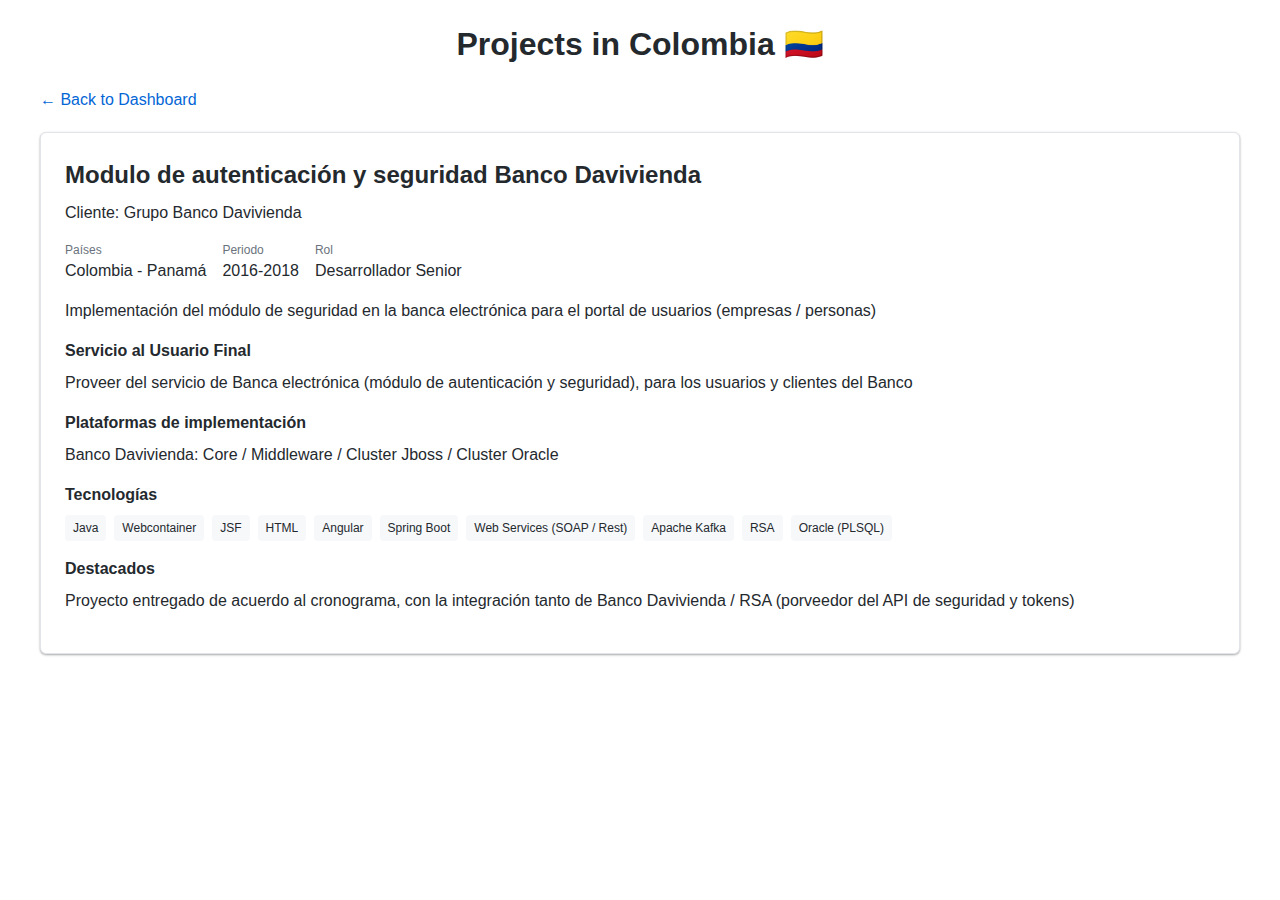
<file: colombia.html>
<!DOCTYPE html>
<html lang="en">
<head>
    <meta charset="UTF-8">
    <meta name="viewport" content="width=device-width, initial-scale=1.0">
    <title>Colombia Projects - Portfolio Dashboard</title>
    <style>
        :root {
            --color-bg: #ffffff;
            --color-text: #24292e;
            --color-primary: #0366d6;
            --color-secondary: #6a737d;
            --color-border: #e1e4e8;
            --color-hover: #f6f8fa;
            --color-active: #0366d6;
            --color-active-text: #ffffff;
            --color-success: #2ea44f;
            --color-danger: #cb2431;
            --color-warning: #f9c513;
            --border-radius: 6px;
            --box-shadow: 0 1px 3px rgba(0, 0, 0, 0.12), 0 1px 2px rgba(0, 0, 0, 0.24);
        }

        * {
            margin: 0;
            padding: 0;
            box-sizing: border-box;
        }

        body {
            font-family: -apple-system, BlinkMacSystemFont, "Segoe UI", Helvetica, Arial, sans-serif;
            color: var(--color-text);
            background-color: var(--color-bg);
            line-height: 1.5;
            padding: 20px;
        }

        .container {
            max-width: 1200px;
            margin: 0 auto;
        }

        h1 {
            margin-bottom: 20px;
            text-align: center;
        }

        .back-link {
            display: inline-flex;
            align-items: center;
            margin-bottom: 20px;
            color: var(--color-primary);
            text-decoration: none;
        }

        .back-link:hover {
            text-decoration: underline;
        }

        .project-card {
            background-color: white;
            border: 1px solid var(--color-border);
            border-radius: var(--border-radius);
            padding: 24px;
            margin-bottom: 24px;
            box-shadow: var(--box-shadow);
        }
        
        .project-header {
            display: flex;
            justify-content: space-between;
            align-items: flex-start;
            margin-bottom: 16px;
        }
        
        .project-title {
            margin-bottom: 8px;
        }
        
        .project-meta {
            display: flex;
            flex-wrap: wrap;
            gap: 16px;
            margin-bottom: 16px;
        }
        
        .meta-item {
            display: flex;
            flex-direction: column;
        }
        
        .meta-label {
            font-size: 12px;
            color: var(--color-secondary);
        }
        
        .meta-value {
            font-weight: 500;
        }
        
        .project-description {
            margin-bottom: 16px;
        }
        
        .project-section {
            margin-bottom: 16px;
        }
        
        .project-section h3 {
            margin-bottom: 8px;
            font-size: 16px;
        }
        
        .tech-list {
            display: flex;
            flex-wrap: wrap;
            gap: 8px;
        }
        
        .tech-tag {
            background-color: var(--color-hover);
            padding: 4px 8px;
            border-radius: 4px;
            font-size: 12px;
        }
    </style>
</head>
<body>
    <div class="container">
        <h1>Projects in Colombia 🇨🇴</h1>
        
        <a href="index.html" class="back-link">
            ← Back to Dashboard
        </a>

        <!-- Project 1 -->
        <div class="project-card">
            <div class="project-header">
                <div>
                    <h2 class="project-title">Modulo de autenticación y seguridad Banco Davivienda</h2>
                    <div class="project-client">Cliente: Grupo Banco Davivienda</div>
                </div>
            </div>
            
            <div class="project-meta">
                <div class="meta-item">
                    <span class="meta-label">Países</span>
                    <span class="meta-value">Colombia - Panamá</span>
                </div>
                <div class="meta-item">
                    <span class="meta-label">Periodo</span>
                    <span class="meta-value">2016-2018</span>
                </div>
                <div class="meta-item">
                    <span class="meta-label">Rol</span>
                    <span class="meta-value">Desarrollador Senior</span>
                </div>
            </div>
            
            <div class="project-description">
                <p>Implementación del módulo de seguridad en la banca electrónica para el portal de usuarios (empresas / personas)</p>
            </div>
            
            <div class="project-section">
                <h3>Servicio al Usuario Final</h3>
                <p>Proveer del servicio de Banca electrónica (módulo de autenticación y seguridad), para los usuarios y clientes del Banco</p>
            </div>
            
            <div class="project-section">
                <h3>Plataformas de implementación</h3>
                <p>Banco Davivienda: Core / Middleware / Cluster Jboss / Cluster Oracle</p>
            </div>
            
            <div class="project-section">
                <h3>Tecnologías</h3>
                <div class="tech-list">
                    <span class="tech-tag">Java</span>
                    <span class="tech-tag">Webcontainer</span>
                    <span class="tech-tag">JSF</span>
                    <span class="tech-tag">HTML</span>
                    <span class="tech-tag">Angular</span>
                    <span class="tech-tag">Spring Boot</span>
                    <span class="tech-tag">Web Services (SOAP / Rest)</span>
                    <span class="tech-tag">Apache Kafka</span>
                    <span class="tech-tag">RSA</span>
                    <span class="tech-tag">Oracle (PLSQL)</span>
                </div>
            </div>
            
            <div class="project-section">
                <h3>Destacados</h3>
                <p>Proyecto entregado de acuerdo al cronograma, con la integración tanto de Banco Davivienda / RSA (porveedor del API de seguridad y tokens)</p>
            </div>
        </div>
    </div>
</body>
</html>
</file>
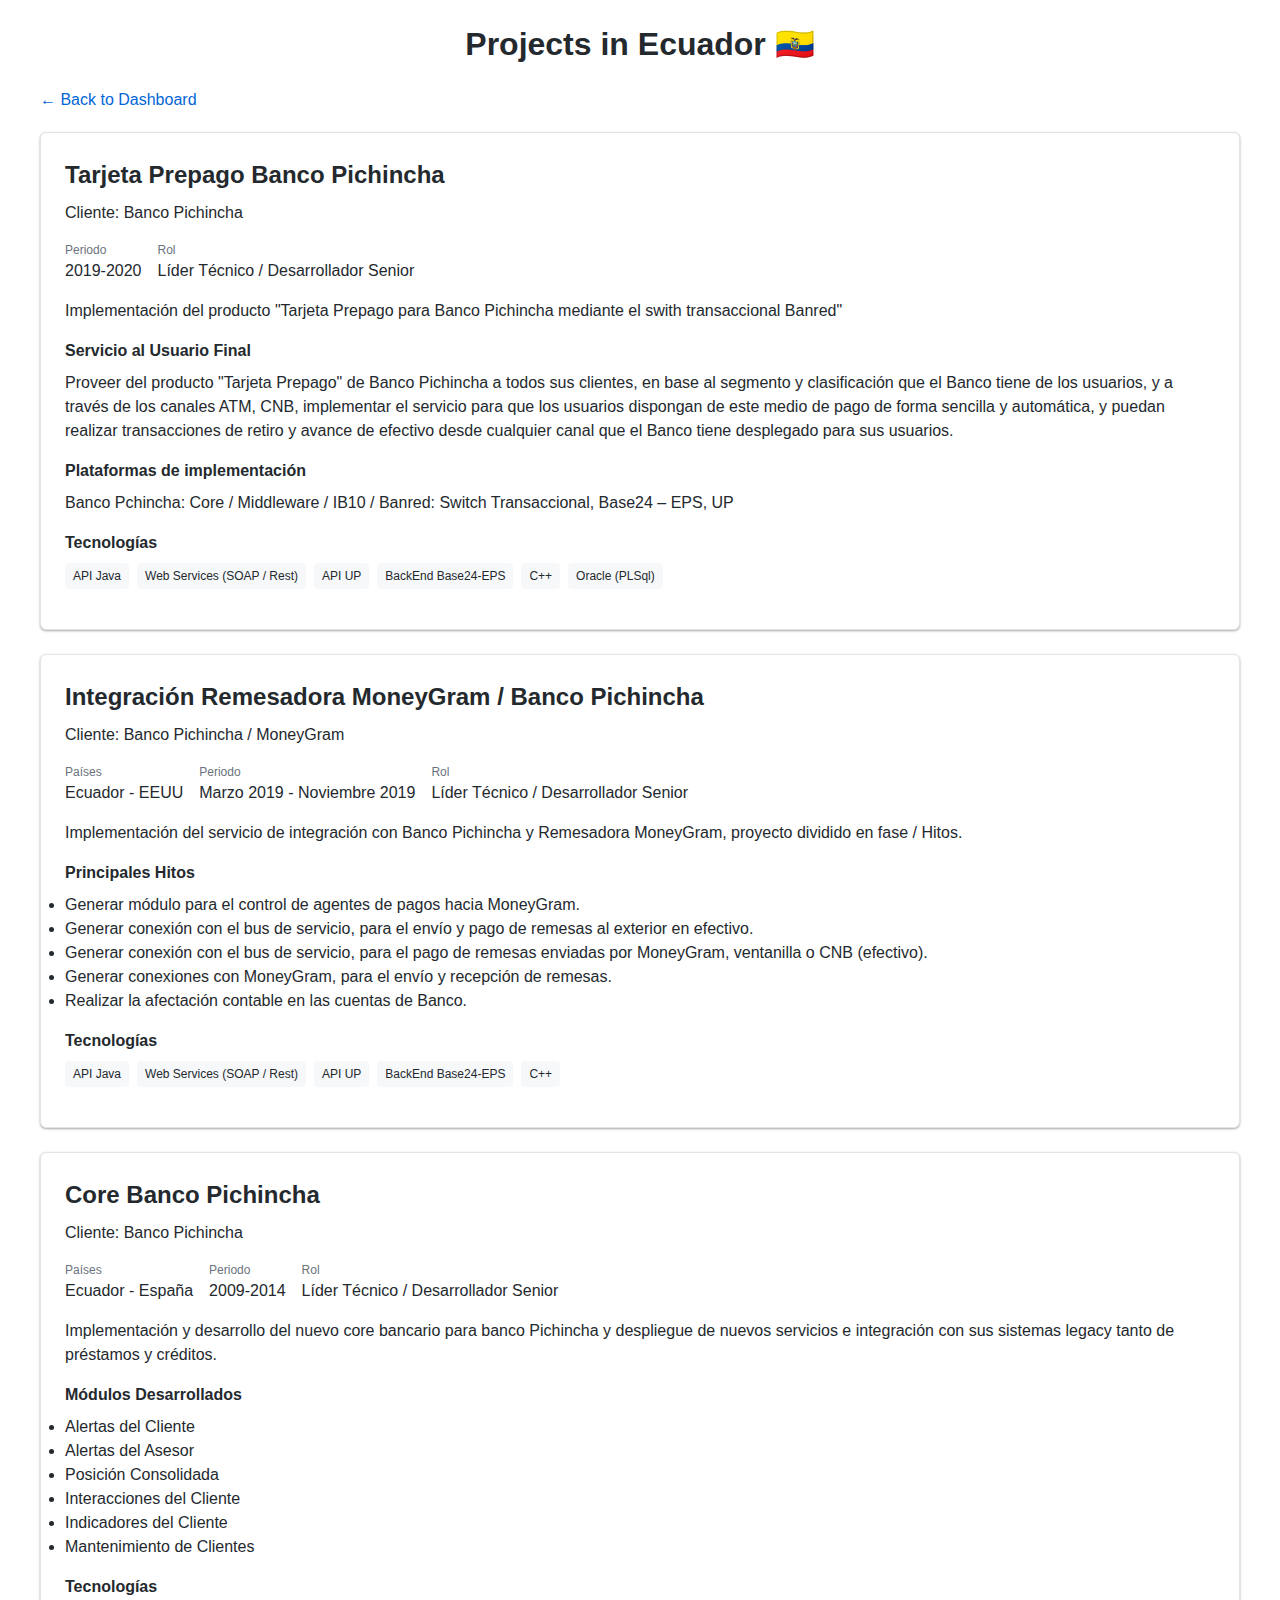
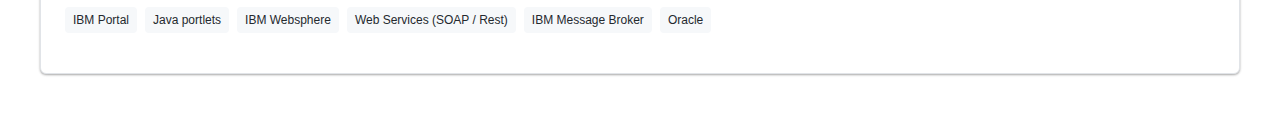
<file: ecuador.html>
<!DOCTYPE html>
<html lang="en">
<head>
    <meta charset="UTF-8">
    <meta name="viewport" content="width=device-width, initial-scale=1.0">
    <title>Ecuador Projects - Portfolio Dashboard</title>
    <style>
        :root {
            --color-bg: #ffffff;
            --color-text: #24292e;
            --color-primary: #0366d6;
            --color-secondary: #6a737d;
            --color-border: #e1e4e8;
            --color-hover: #f6f8fa;
            --color-active: #0366d6;
            --color-active-text: #ffffff;
            --color-success: #2ea44f;
            --color-danger: #cb2431;
            --color-warning: #f9c513;
            --border-radius: 6px;
            --box-shadow: 0 1px 3px rgba(0, 0, 0, 0.12), 0 1px 2px rgba(0, 0, 0, 0.24);
        }

        * {
            margin: 0;
            padding: 0;
            box-sizing: border-box;
        }

        body {
            font-family: -apple-system, BlinkMacSystemFont, "Segoe UI", Helvetica, Arial, sans-serif;
            color: var(--color-text);
            background-color: var(--color-bg);
            line-height: 1.5;
            padding: 20px;
        }

        .container {
            max-width: 1200px;
            margin: 0 auto;
        }

        h1 {
            margin-bottom: 20px;
            text-align: center;
        }

        .back-link {
            display: inline-flex;
            align-items: center;
            margin-bottom: 20px;
            color: var(--color-primary);
            text-decoration: none;
        }

        .back-link:hover {
            text-decoration: underline;
        }

        .project-card {
            background-color: white;
            border: 1px solid var(--color-border);
            border-radius: var(--border-radius);
            padding: 24px;
            margin-bottom: 24px;
            box-shadow: var(--box-shadow);
        }
        
        .project-header {
            display: flex;
            justify-content: space-between;
            align-items: flex-start;
            margin-bottom: 16px;
        }
        
        .project-title {
            margin-bottom: 8px;
        }
        
        .project-meta {
            display: flex;
            flex-wrap: wrap;
            gap: 16px;
            margin-bottom: 16px;
        }
        
        .meta-item {
            display: flex;
            flex-direction: column;
        }
        
        .meta-label {
            font-size: 12px;
            color: var(--color-secondary);
        }
        
        .meta-value {
            font-weight: 500;
        }
        
        .project-description {
            margin-bottom: 16px;
        }
        
        .project-section {
            margin-bottom: 16px;
        }
        
        .project-section h3 {
            margin-bottom: 8px;
            font-size: 16px;
        }
        
        .tech-list {
            display: flex;
            flex-wrap: wrap;
            gap: 8px;
        }
        
        .tech-tag {
            background-color: var(--color-hover);
            padding: 4px 8px;
            border-radius: 4px;
            font-size: 12px;
        }
    </style>
</head>
<body>
    <div class="container">
        <h1>Projects in Ecuador 🇪🇨</h1>
        
        <a href="index.html" class="back-link">
            ← Back to Dashboard
        </a>

        <!-- Project 1 -->
        <div class="project-card">
            <div class="project-header">
                <div>
                    <h2 class="project-title">Tarjeta Prepago Banco Pichincha</h2>
                    <div class="project-client">Cliente: Banco Pichincha</div>
                </div>
            </div>
            
            <div class="project-meta">
                <div class="meta-item">
                    <span class="meta-label">Periodo</span>
                    <span class="meta-value">2019-2020</span>
                </div>
                <div class="meta-item">
                    <span class="meta-label">Rol</span>
                    <span class="meta-value">Líder Técnico / Desarrollador Senior</span>
                </div>
            </div>
            
            <div class="project-description">
                <p>Implementación del producto "Tarjeta Prepago para Banco Pichincha mediante el swith transaccional Banred"</p>
            </div>
            
            <div class="project-section">
                <h3>Servicio al Usuario Final</h3>
                <p>Proveer del producto "Tarjeta Prepago" de Banco Pichincha a todos sus clientes, en base al segmento y clasificación que el Banco tiene de los usuarios, y a través de los canales ATM, CNB, implementar el servicio para que los usuarios dispongan de este medio de pago de forma sencilla y automática, y puedan realizar transacciones de retiro y avance de efectivo desde cualquier canal que el Banco tiene desplegado para sus usuarios.</p>
            </div>
            
            <div class="project-section">
                <h3>Plataformas de implementación</h3>
                <p>Banco Pchincha: Core / Middleware / IB10 / Banred: Switch Transaccional, Base24 – EPS, UP</p>
            </div>
            
            <div class="project-section">
                <h3>Tecnologías</h3>
                <div class="tech-list">
                    <span class="tech-tag">API Java</span>
                    <span class="tech-tag">Web Services (SOAP / Rest)</span>
                    <span class="tech-tag">API UP</span>
                    <span class="tech-tag">BackEnd Base24-EPS</span>
                    <span class="tech-tag">C++</span>
                    <span class="tech-tag">Oracle (PLSql)</span>
                </div>
            </div>
        </div>

        <!-- Project 2 -->
        <div class="project-card">
            <div class="project-header">
                <div>
                    <h2 class="project-title">Integración Remesadora MoneyGram / Banco Pichincha</h2>
                    <div class="project-client">Cliente: Banco Pichincha / MoneyGram</div>
                </div>
            </div>
            
            <div class="project-meta">
                <div class="meta-item">
                    <span class="meta-label">Países</span>
                    <span class="meta-value">Ecuador - EEUU</span>
                </div>
                <div class="meta-item">
                    <span class="meta-label">Periodo</span>
                    <span class="meta-value">Marzo 2019 - Noviembre 2019</span>
                </div>
                <div class="meta-item">
                    <span class="meta-label">Rol</span>
                    <span class="meta-value">Líder Técnico / Desarrollador Senior</span>
                </div>
            </div>
            
            <div class="project-description">
                <p>Implementación del servicio de integración con Banco Pichincha y Remesadora MoneyGram, proyecto dividido en fase / Hitos.</p>
            </div>
            
            <div class="project-section">
                <h3>Principales Hitos</h3>
                <ul>
                    <li>Generar módulo para el control de agentes de pagos hacia MoneyGram.</li>
                    <li>Generar conexión con el bus de servicio, para el envío y pago de remesas al exterior en efectivo.</li>
                    <li>Generar conexión con el bus de servicio, para el pago de remesas enviadas por MoneyGram, ventanilla o CNB (efectivo).</li>
                    <li>Generar conexiones con MoneyGram, para el envío y recepción de remesas.</li>
                    <li>Realizar la afectación contable en las cuentas de Banco.</li>
                </ul>
            </div>
            
            <div class="project-section">
                <h3>Tecnologías</h3>
                <div class="tech-list">
                    <span class="tech-tag">API Java</span>
                    <span class="tech-tag">Web Services (SOAP / Rest)</span>
                    <span class="tech-tag">API UP</span>
                    <span class="tech-tag">BackEnd Base24-EPS</span>
                    <span class="tech-tag">C++</span>
                </div>
            </div>
        </div>

        <!-- Project 3 -->
        <div class="project-card">
            <div class="project-header">
                <div>
                    <h2 class="project-title">Core Banco Pichincha</h2>
                    <div class="project-client">Cliente: Banco Pichincha</div>
                </div>
            </div>
            
            <div class="project-meta">
                <div class="meta-item">
                    <span class="meta-label">Países</span>
                    <span class="meta-value">Ecuador - España</span>
                </div>
                <div class="meta-item">
                    <span class="meta-label">Periodo</span>
                    <span class="meta-value">2009-2014</span>
                </div>
                <div class="meta-item">
                    <span class="meta-label">Rol</span>
                    <span class="meta-value">Líder Técnico / Desarrollador Senior</span>
                </div>
            </div>
            
            <div class="project-description">
                <p>Implementación y desarrollo del nuevo core bancario para banco Pichincha y despliegue de nuevos servicios e integración con sus sistemas legacy tanto de préstamos y créditos.</p>
            </div>
            
            <div class="project-section">
                <h3>Módulos Desarrollados</h3>
                <ul>
                    <li>Alertas del Cliente</li>
                    <li>Alertas del Asesor</li>
                    <li>Posición Consolidada</li>
                    <li>Interacciones del Cliente</li>
                    <li>Indicadores del Cliente</li>
                    <li>Mantenimiento de Clientes</li>
                </ul>
            </div>
            
            <div class="project-section">
                <h3>Tecnologías</h3>
                <div class="tech-list">
                    <span class="tech-tag">IBM Portal</span>
                    <span class="tech-tag">Java portlets</span>
                    <span class="tech-tag">IBM Websphere</span>
                    <span class="tech-tag">Web Services (SOAP / Rest)</span>
                    <span class="tech-tag">IBM Message Broker</span>
                    <span class="tech-tag">Oracle</span>
                </div>
            </div>
        </div>
    </div>
</body>
</html>
</file>
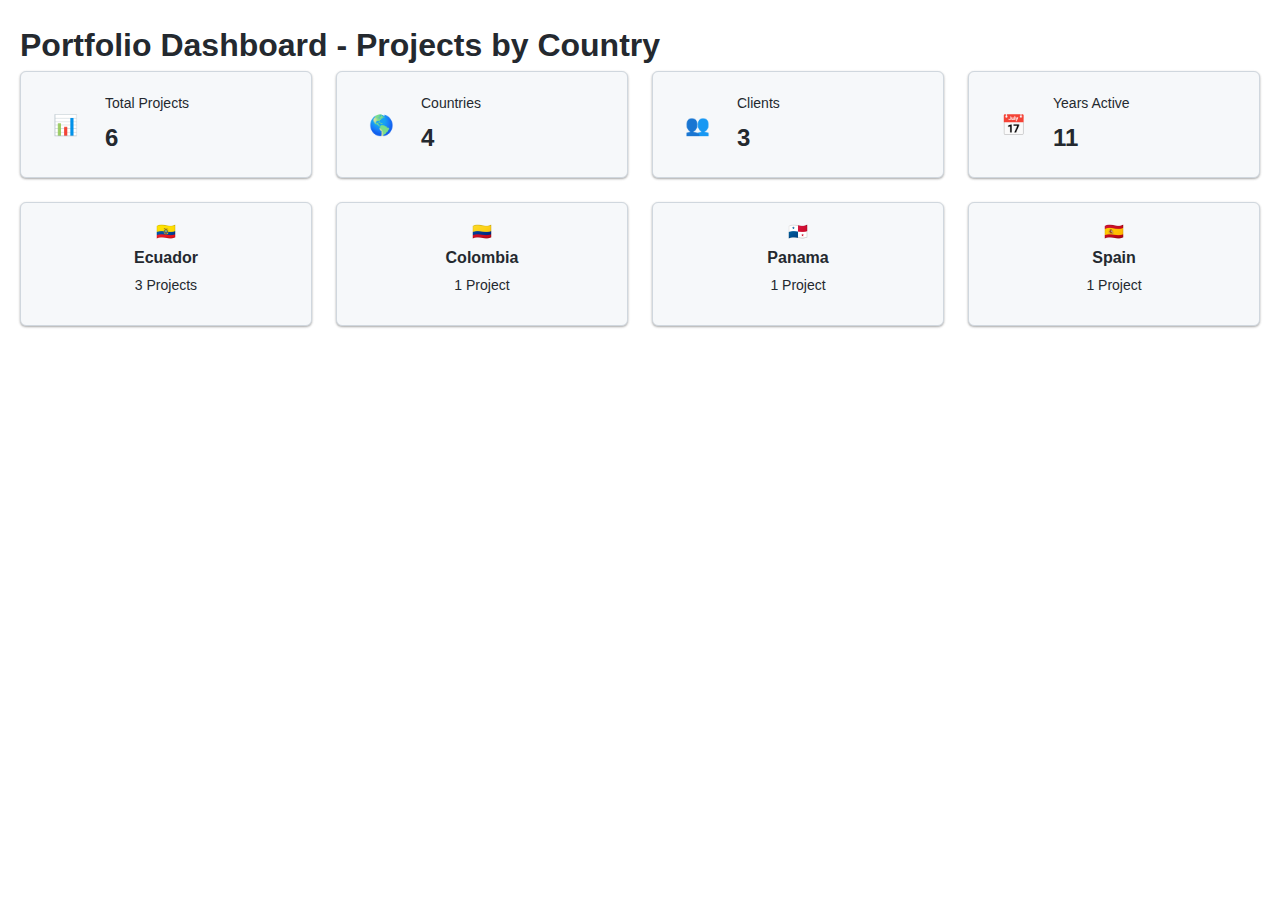
<file: index_fp.html>
<!DOCTYPE html>
<html lang="en">
<head>
    <meta charset="UTF-8">
    <meta name="viewport" content="width=device-width, initial-scale=1.0">
    <title>Portfolio Dashboard - Projects by Country</title>
    <link rel="stylesheet" href="styles.css">
    <link rel="stylesheet" href="https://cdnjs.cloudflare.com/ajax/libs/font-awesome/6.4.0/css/all.min.css">
</head>
<body>
    <div class="container">
        <h1>Portfolio Dashboard - Projects by Country</h1>
        
        <!-- KPI Cards -->
        <div class="kpi-container">
            <div class="kpi-card">
                <div class="kpi-icon">📊</div>
                <div class="kpi-content">
                    <div class="kpi-title">Total Projects</div>
                    <div class="kpi-value">6</div>
                </div>
            </div>
            <div class="kpi-card">
                <div class="kpi-icon">🌎</div>
                <div class="kpi-content">
                    <div class="kpi-title">Countries</div>
                    <div class="kpi-value">4</div>
                </div>
            </div>
            <div class="kpi-card">
                <div class="kpi-icon">👥</div>
                <div class="kpi-content">
                    <div class="kpi-title">Clients</div>
                    <div class="kpi-value">3</div>
                </div>
            </div>
            <div class="kpi-card">
                <div class="kpi-icon">📅</div>
                <div class="kpi-content">
                    <div class="kpi-title">Years Active</div>
                    <div class="kpi-value">11</div>
                </div>
            </div>
        </div>

        <!-- Countries Grid -->
        <div class="countries-grid">
            <div class="country-card" onclick="window.location.href='ecuador.html'">
                <div class="country-icon">🇪🇨</div>
                <div class="country-content">
                    <h3>Ecuador</h3>
                    <p>3 Projects</p>
                </div>
            </div>
            <div class="country-card" onclick="window.location.href='colombia.html'">
                <div class="country-icon">🇨🇴</div>
                <div class="country-content">
                    <h3>Colombia</h3>
                    <p>1 Project</p>
                </div>
            </div>
            <div class="country-card" onclick="window.location.href='panama.html'">
                <div class="country-icon">🇵🇦</div>
                <div class="country-content">
                    <h3>Panama</h3>
                    <p>1 Project</p>
                </div>
            </div>
            <div class="country-card" onclick="window.location.href='spain.html'">
                <div class="country-icon">🇪🇸</div>
                <div class="country-content">
                    <h3>Spain</h3>
                    <p>1 Project</p>
                </div>
            </div>
        </div>
    </div>
</body>
</html>
</file>
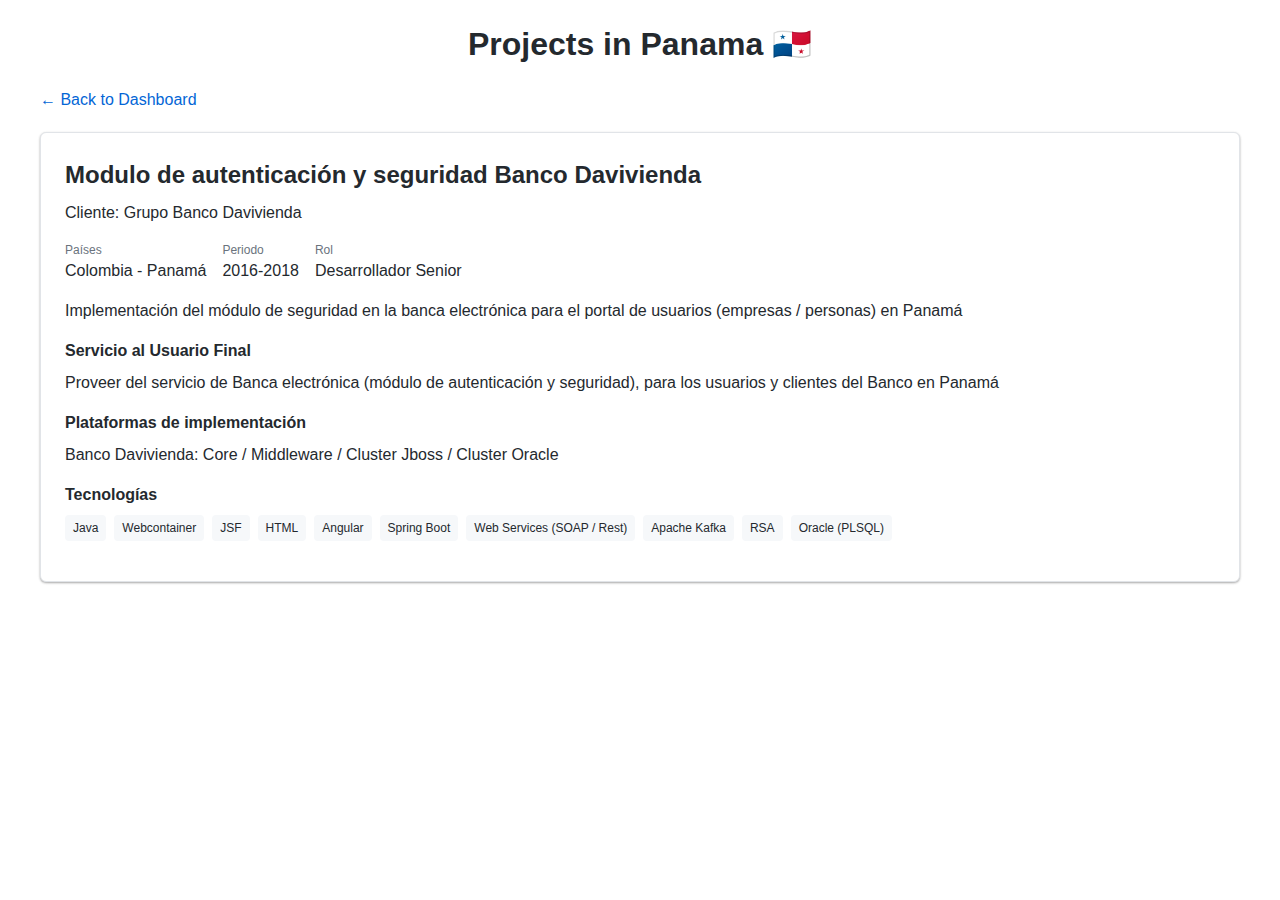
<file: panama.html>
<!DOCTYPE html>
<html lang="en">
<head>
    <meta charset="UTF-8">
    <meta name="viewport" content="width=device-width, initial-scale=1.0">
    <title>Panama Projects - Portfolio Dashboard</title>
    <style>
        :root {
            --color-bg: #ffffff;
            --color-text: #24292e;
            --color-primary: #0366d6;
            --color-secondary: #6a737d;
            --color-border: #e1e4e8;
            --color-hover: #f6f8fa;
            --color-active: #0366d6;
            --color-active-text: #ffffff;
            --color-success: #2ea44f;
            --color-danger: #cb2431;
            --color-warning: #f9c513;
            --border-radius: 6px;
            --box-shadow: 0 1px 3px rgba(0, 0, 0, 0.12), 0 1px 2px rgba(0, 0, 0, 0.24);
        }

        * {
            margin: 0;
            padding: 0;
            box-sizing: border-box;
        }

        body {
            font-family: -apple-system, BlinkMacSystemFont, "Segoe UI", Helvetica, Arial, sans-serif;
            color: var(--color-text);
            background-color: var(--color-bg);
            line-height: 1.5;
            padding: 20px;
        }

        .container {
            max-width: 1200px;
            margin: 0 auto;
        }

        h1 {
            margin-bottom: 20px;
            text-align: center;
        }

        .back-link {
            display: inline-flex;
            align-items: center;
            margin-bottom: 20px;
            color: var(--color-primary);
            text-decoration: none;
        }

        .back-link:hover {
            text-decoration: underline;
        }

        .project-card {
            background-color: white;
            border: 1px solid var(--color-border);
            border-radius: var(--border-radius);
            padding: 24px;
            margin-bottom: 24px;
            box-shadow: var(--box-shadow);
        }
        
        .project-header {
            display: flex;
            justify-content: space-between;
            align-items: flex-start;
            margin-bottom: 16px;
        }
        
        .project-title {
            margin-bottom: 8px;
        }
        
        .project-meta {
            display: flex;
            flex-wrap: wrap;
            gap: 16px;
            margin-bottom: 16px;
        }
        
        .meta-item {
            display: flex;
            flex-direction: column;
        }
        
        .meta-label {
            font-size: 12px;
            color: var(--color-secondary);
        }
        
        .meta-value {
            font-weight: 500;
        }
        
        .project-description {
            margin-bottom: 16px;
        }
        
        .project-section {
            margin-bottom: 16px;
        }
        
        .project-section h3 {
            margin-bottom: 8px;
            font-size: 16px;
        }
        
        .tech-list {
            display: flex;
            flex-wrap: wrap;
            gap: 8px;
        }
        
        .tech-tag {
            background-color: var(--color-hover);
            padding: 4px 8px;
            border-radius: 4px;
            font-size: 12px;
        }
    </style>
</head>
<body>
    <div class="container">
        <h1>Projects in Panama 🇵🇦</h1>
        
        <a href="index.html" class="back-link">
            ← Back to Dashboard
        </a>

        <!-- Project 1 -->
        <div class="project-card">
            <div class="project-header">
                <div>
                    <h2 class="project-title">Modulo de autenticación y seguridad Banco Davivienda</h2>
                    <div class="project-client">Cliente: Grupo Banco Davivienda</div>
                </div>
            </div>
            
            <div class="project-meta">
                <div class="meta-item">
                    <span class="meta-label">Países</span>
                    <span class="meta-value">Colombia - Panamá</span>
                </div>
                <div class="meta-item">
                    <span class="meta-label">Periodo</span>
                    <span class="meta-value">2016-2018</span>
                </div>
                <div class="meta-item">
                    <span class="meta-label">Rol</span>
                    <span class="meta-value">Desarrollador Senior</span>
                </div>
            </div>
            
            <div class="project-description">
                <p>Implementación del módulo de seguridad en la banca electrónica para el portal de usuarios (empresas / personas) en Panamá</p>
            </div>
            
            <div class="project-section">
                <h3>Servicio al Usuario Final</h3>
                <p>Proveer del servicio de Banca electrónica (módulo de autenticación y seguridad), para los usuarios y clientes del Banco en Panamá</p>
            </div>
            
            <div class="project-section">
                <h3>Plataformas de implementación</h3>
                <p>Banco Davivienda: Core / Middleware / Cluster Jboss / Cluster Oracle</p>
            </div>
            
            <div class="project-section">
                <h3>Tecnologías</h3>
                <div class="tech-list">
                    <span class="tech-tag">Java</span>
                    <span class="tech-tag">Webcontainer</span>
                    <span class="tech-tag">JSF</span>
                    <span class="tech-tag">HTML</span>
                    <span class="tech-tag">Angular</span>
                    <span class="tech-tag">Spring Boot</span>
                    <span class="tech-tag">Web Services (SOAP / Rest)</span>
                    <span class="tech-tag">Apache Kafka</span>
                    <span class="tech-tag">RSA</span>
                    <span class="tech-tag">Oracle (PLSQL)</span>
                </div>
            </div>
        </div>
    </div>
</body>
</html>
</file>
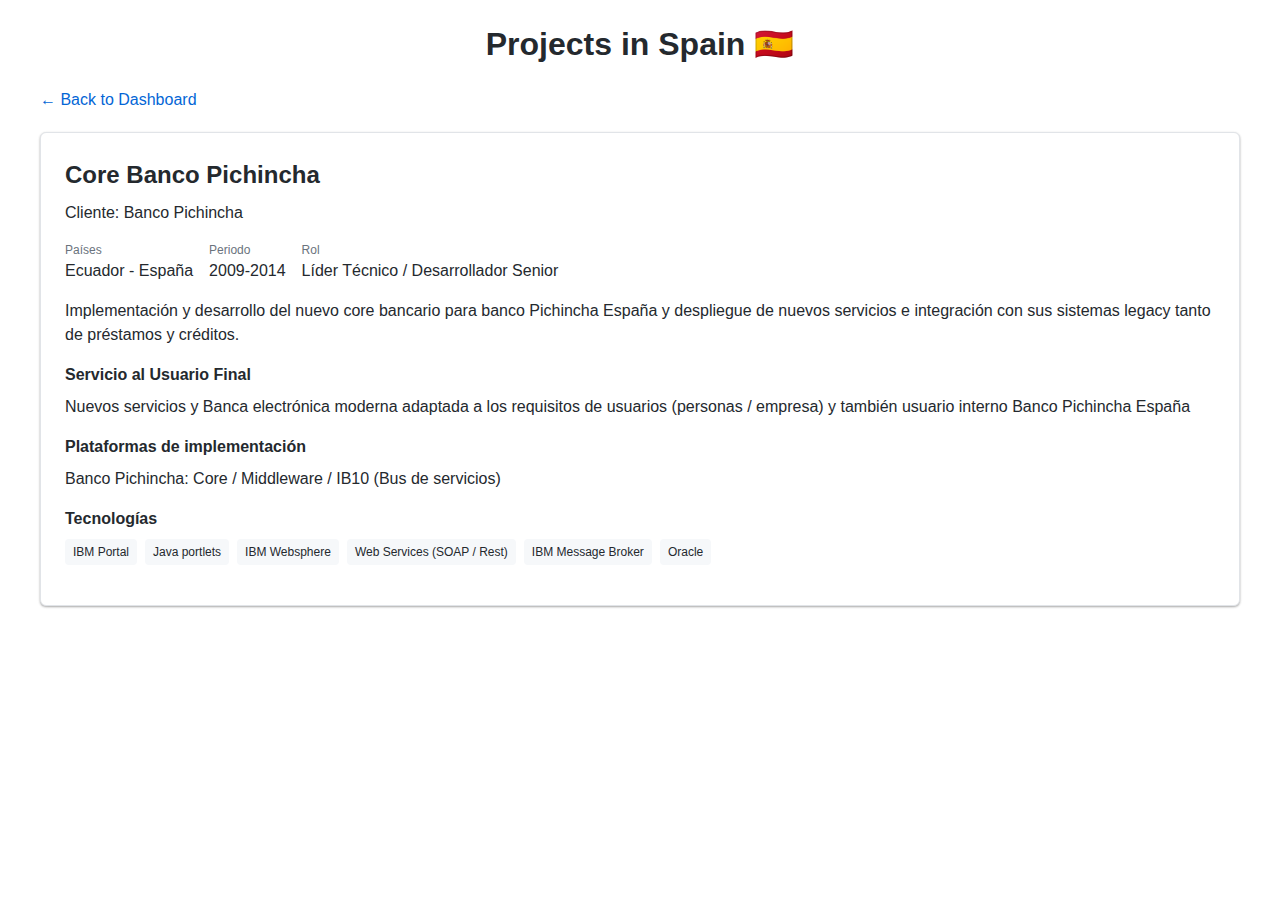
<file: spain.html>
<!DOCTYPE html>
<html lang="en">
<head>
    <meta charset="UTF-8">
    <meta name="viewport" content="width=device-width, initial-scale=1.0">
    <title>Spain Projects - Portfolio Dashboard</title>
    <style>
        :root {
            --color-bg: #ffffff;
            --color-text: #24292e;
            --color-primary: #0366d6;
            --color-secondary: #6a737d;
            --color-border: #e1e4e8;
            --color-hover: #f6f8fa;
            --color-active: #0366d6;
            --color-active-text: #ffffff;
            --color-success: #2ea44f;
            --color-danger: #cb2431;
            --color-warning: #f9c513;
            --border-radius: 6px;
            --box-shadow: 0 1px 3px rgba(0, 0, 0, 0.12), 0 1px 2px rgba(0, 0, 0, 0.24);
        }

        * {
            margin: 0;
            padding: 0;
            box-sizing: border-box;
        }

        body {
            font-family: -apple-system, BlinkMacSystemFont, "Segoe UI", Helvetica, Arial, sans-serif;
            color: var(--color-text);
            background-color: var(--color-bg);
            line-height: 1.5;
            padding: 20px;
        }

        .container {
            max-width: 1200px;
            margin: 0 auto;
        }

        h1 {
            margin-bottom: 20px;
            text-align: center;
        }

        .back-link {
            display: inline-flex;
            align-items: center;
            margin-bottom: 20px;
            color: var(--color-primary);
            text-decoration: none;
        }

        .back-link:hover {
            text-decoration: underline;
        }

        .project-card {
            background-color: white;
            border: 1px solid var(--color-border);
            border-radius: var(--border-radius);
            padding: 24px;
            margin-bottom: 24px;
            box-shadow: var(--box-shadow);
        }
        
        .project-header {
            display: flex;
            justify-content: space-between;
            align-items: flex-start;
            margin-bottom: 16px;
        }
        
        .project-title {
            margin-bottom: 8px;
        }
        
        .project-meta {
            display: flex;
            flex-wrap: wrap;
            gap: 16px;
            margin-bottom: 16px;
        }
        
        .meta-item {
            display: flex;
            flex-direction: column;
        }
        
        .meta-label {
            font-size: 12px;
            color: var(--color-secondary);
        }
        
        .meta-value {
            font-weight: 500;
        }
        
        .project-description {
            margin-bottom: 16px;
        }
        
        .project-section {
            margin-bottom: 16px;
        }
        
        .project-section h3 {
            margin-bottom: 8px;
            font-size: 16px;
        }
        
        .tech-list {
            display: flex;
            flex-wrap: wrap;
            gap: 8px;
        }
        
        .tech-tag {
            background-color: var(--color-hover);
            padding: 4px 8px;
            border-radius: 4px;
            font-size: 12px;
        }
    </style>
</head>
<body>
    <div class="container">
        <h1>Projects in Spain 🇪🇸</h1>
        
        <a href="index.html" class="back-link">
            ← Back to Dashboard
        </a>

        <!-- Project 1 -->
        <div class="project-card">
            <div class="project-header">
                <div>
                    <h2 class="project-title">Core Banco Pichincha</h2>
                    <div class="project-client">Cliente: Banco Pichincha</div>
                </div>
            </div>
            
            <div class="project-meta">
                <div class="meta-item">
                    <span class="meta-label">Países</span>
                    <span class="meta-value">Ecuador - España</span>
                </div>
                <div class="meta-item">
                    <span class="meta-label">Periodo</span>
                    <span class="meta-value">2009-2014</span>
                </div>
                <div class="meta-item">
                    <span class="meta-label">Rol</span>
                    <span class="meta-value">Líder Técnico / Desarrollador Senior</span>
                </div>
            </div>
            
            <div class="project-description">
                <p>Implementación y desarrollo del nuevo core bancario para banco Pichincha España y despliegue de nuevos servicios e integración con sus sistemas legacy tanto de préstamos y créditos.</p>
            </div>
            
            <div class="project-section">
                <h3>Servicio al Usuario Final</h3>
                <p>Nuevos servicios y Banca electrónica moderna adaptada a los requisitos de usuarios (personas / empresa) y también usuario interno Banco Pichincha España</p>
            </div>
            
            <div class="project-section">
                <h3>Plataformas de implementación</h3>
                <p>Banco Pichincha: Core / Middleware / IB10 (Bus de servicios)</p>
            </div>
            
            <div class="project-section">
                <h3>Tecnologías</h3>
                <div class="tech-list">
                    <span class="tech-tag">IBM Portal</span>
                    <span class="tech-tag">Java portlets</span>
                    <span class="tech-tag">IBM Websphere</span>
                    <span class="tech-tag">Web Services (SOAP / Rest)</span>
                    <span class="tech-tag">IBM Message Broker</span>
                    <span class="tech-tag">Oracle</span>
                </div>
            </div>
        </div>
    </div>
</body>
</html>
</file>
<file: styles.css>
/* Variables de color */
:root {
    --primary-color: #ffffff;
    --secondary-color: #0969da;
    --accent-color: #f6f8fa;
    --light-color: #f6f8fa;
    --dark-color: #24292f;
    --text-color: #24292f;
    --border-color: #d0d7de;
    --menu-text: #57606a;
    --top-bar-height: 48px;
    --sidebar-width: 240px;
    --tab-height: 35px;
    --border-radius: 6px;
    --box-shadow: 0 1px 3px rgba(0, 0, 0, 0.12), 0 1px 2px rgba(0, 0, 0, 0.24);
  
    /* Treemap colors */
    --color-ecuador: #4e79a7;
    --color-colombia: #76b7b2;
    --color-panama: #e15759;
    --color-spain: #5470c6;
  }
  
  /* Reset y estilos básicos */
  * {
    margin: 0;
    padding: 0;
    box-sizing: border-box;
  }
  
  body {
    font-family: -apple-system, BlinkMacSystemFont, "Segoe UI", Helvetica, Arial, sans-serif;
    color: var(--text-color);
    background-color: var(--primary-color);
    line-height: 1.6;
    padding: 20px;
  }
  
  a {
    color: var(--color-primary);
    text-decoration: none;
  }
  
  ul {
    list-style: none;
  }
  
  .app-container {
    display: flex;
    min-height: 100vh;
  }
  
  /* Sidebar */
  .sidebar {
    width: var(--sidebar-width);
    background-color: var(--color-bg);
    /* border-right: 1px solid var(--color-border);*/
    display: flex;
    flex-direction: column;
    position: fixed;
    height: 100vh;
  }
  
  .sidebar-header {
    padding: 16px;
    border-bottom: 1px solid var(--color-border);
  }
  
  .sidebar-nav {
    flex: 1;
    padding: 16px 0;
  }
  
  .sidebar-nav ul li {
    margin-bottom: 4px;
  }
  
  .sidebar-nav ul li a {
    display: flex;
    align-items: center;
    padding: 8px 16px;
    color: var(--color-text);
    border-radius: var(--border-radius);
    transition: background-color 0.2s;
  }
  
  .sidebar-nav ul li a i {
    margin-right: 8px;
    width: 20px;
    text-align: center;
  }
  
  .sidebar-nav ul li a:hover {
    background-color: var(--color-hover);
  }
  
  .sidebar-nav ul li.active a {
    background-color: var(--color-primary);
    color: var(--color-active-text);
  }
  
  .sidebar-footer {
    padding: 16px;
    border-top: 1px solid var(--color-border);
    font-size: 12px;
    color: var(--color-secondary);
  }
  
  /* Main Content */
  .main-content {
    flex: 1;
    margin-left: var(--sidebar-width);
    display: flex;
    flex-direction: column;
  }
  
  .main-header {
    height: var(--header-height);
    border-bottom: 1px solid var(--color-border);
    display: flex;
    align-items: center;
    justify-content: space-between;
    padding: 0 24px;
    background-color: var(--color-bg);
    position: sticky;
    top: 0;
    z-index: 10;
  }
  
  .header-actions {
    display: flex;
    align-items: center;
    gap: 16px;
  }
  
  .search-container {
    position: relative;
  }
  
  .search-container input {
    padding: 8px 16px 8px 36px;
    border: 1px solid var(--color-border);
    border-radius: var(--border-radius);
    width: 240px;
    font-size: 14px;
  }
  
  .search-container i {
    position: absolute;
    left: 12px;
    top: 50%;
    transform: translateY(-50%);
    color: var(--color-secondary);
  }
  
  .btn {
    padding: 8px 16px;
    border-radius: var(--border-radius);
    font-size: 14px;
    font-weight: 500;
    cursor: pointer;
    border: 1px solid transparent;
    display: inline-flex;
    align-items: center;
    justify-content: center;
    transition: background-color 0.2s, border-color 0.2s;
  }
  
  .btn i {
    margin-right: 8px;
  }
  
  .btn-primary {
    background-color: var(--color-success);
    color: white;
  }
  
  .btn-primary:hover {
    background-color: #2c974b;
  }
  
  .btn-sm {
    padding: 4px 12px;
    font-size: 12px;
    background-color: var(--secondary-color);
    color: white;
  }
  
  .btn-sm:hover {
    background-color: #0550a0;
  }
  
  .content-container {
    padding: 24px;
    flex: 1;
  }
  
  /* Treemap Styles */
  .chart-container {
    background-color: white;
    border: 1px solid var(--color-border);
    border-radius: var(--border-radius);
    margin-bottom: 24px;
    box-shadow: var(--box-shadow);
    overflow: hidden;
  }
  
  .chart-header {
    display: flex;
    justify-content: space-between;
    align-items: center;
    padding: 16px 24px;
    border-bottom: 1px solid var(--color-border);
    background-color: #f8f9fa;
  }
  
  .chart-header h2 {
    font-size: 18px;
    font-weight: 600;
    margin: 0;
  }
  
  .chart-actions {
    display: flex;
    gap: 8px;
  }
  
  .btn-icon {
    width: 32px;
    height: 32px;
    border-radius: 4px;
    display: flex;
    align-items: center;
    justify-content: center;
    background: transparent;
    border: none;
    color: var(--color-secondary);
    cursor: pointer;
    transition: background-color 0.2s;
  }
  
  .btn-icon:hover {
    background-color: var(--color-hover);
    color: var(--color-text);
  }
  
  .chart-content {
    padding: 24px;
    display: flex;
    flex-direction: column;
    gap: 24px;
  }
  
  .chart-wrapper {
    height: 500px;
    position: relative;
  }
  
  #treemap {
    position: relative;
    width: 100%; /* Asegura que ocupe todo el ancho del contenedor */
    height: 500px; /* Define una altura fija para que sea visible */
    border: 1px solid var(--border-color); /* Opcional: para visualizar el contenedor */
    overflow: hidden; /* Asegura que no haya desbordamiento */
  }
  
  .treemap-node {
    position: absolute;
    box-sizing: border-box;
    border: 1px solid #fff; /* Opcional: para separar los nodos */
    cursor: pointer;
  }
  
  .treemap-label {
    position: absolute;
    top: 50%;
    left: 50%;
    transform: translate(-50%, -50%);
    font-size: 12px;
    color: #fff;
    text-align: center;
    pointer-events: none; /* Evita que el texto interfiera con los clics */
  }
  
  .treemap-node {
    position: absolute;
    overflow: hidden;
    background-color: #fff;
    border: 1px solid #fff;
    box-sizing: border-box;
    transition: background-color 0.2s;
    cursor: pointer;
  }
  
  .treemap-node:hover {
    opacity: 0.9;
  }
  
  .treemap-label {
    position: absolute;
    padding: 8px;
    color: white;
    font-size: 14px;
    font-weight: 500;
    pointer-events: none;
    text-shadow: 0 1px 2px rgba(0, 0, 0, 0.5);
  }
  
  .chart-legend {
    display: flex;
    flex-direction: column;
    gap: 12px;
  }
  
  .legend-title {
    font-size: 14px;
    font-weight: 500;
    color: var(--color-secondary);
  }
  
  .legend-items {
    display: flex;
    flex-wrap: wrap;
    gap: 16px;
  }
  
  .legend-item {
    display: flex;
    align-items: center;
    gap: 8px;
    font-size: 14px;
  }
  
  .legend-color {
    display: inline-block;
    width: 16px;
    height: 16px;
    border-radius: 3px;
  }
  
  /* KPI Cards */
  .kpi-container {
    display: grid;
    grid-template-columns: repeat(auto-fill, minmax(240px, 1fr));
    gap: 24px;
    margin-bottom: 24px;
  }
  
  .kpi-card {
    background-color: var(--light-color);
    border: 1px solid var(--border-color);
    border-radius: var(--border-radius);
    padding: 20px;
    display: flex;
    align-items: center;
    gap: 16px;
    box-shadow: var(--box-shadow);
  }
  
  .kpi-icon {
    width: 48px;
    height: 48px;
    border-radius: 50%;
    background-color: var(--color-hover);
    display: flex;
    align-items: center;
    justify-content: center;
    color: var(--color-primary);
    font-size: 20px;
  }
  
  .kpi-content {
    flex: 1;
  }
  
  .kpi-title {
    font-size: 14px;
    color: var(--color-secondary);
    margin-bottom: 4px;
  }
  
  .kpi-value {
    font-size: 24px;
    font-weight: 600;
  }
  
  /* Countries Grid */
  .countries-grid {
    display: grid;
    grid-template-columns: repeat(auto-fill, minmax(240px, 1fr));
    gap: 24px;
  }
  
  .country-card {
    background-color: var(--light-color);
    border: 1px solid var(--border-color);
    border-radius: var(--border-radius);
    padding: 16px;
    display: flex;
    flex-direction: column;
    align-items: center;
    text-align: center;
    transition: transform 0.2s, box-shadow 0.2s;
    box-shadow: var(--box-shadow);
  }
  
  .country-card:hover {
    transform: translateY(-4px);
    box-shadow: 0 4px 6px rgba(0, 0, 0, 0.1);
  }
  
  .country-flag {
    font-size: 32px;
    margin-bottom: 8px;
  }
  
  .country-card h3 {
    margin-bottom: 4px;
    font-size: 16px;
  }
  
  .country-card p {
    color: var(--color-secondary);
    margin-bottom: 12px;
    font-size: 14px;
  }
  
  /* Responsive */
  @media (max-width: 768px) {
    .sidebar {
      width: 64px;
    }
  
    .sidebar-header h2,
    .sidebar-nav ul li a span,
    .sidebar-footer {
      display: none;
    }
  
    .main-content {
      margin-left: 64px;
    }
  
    .header-title h1 {
      font-size: 20px;
    }
  
    .search-container input {
      width: 180px;
    }
  
    .kpi-container {
      grid-template-columns: repeat(2, 1fr);
    }
  }
  
  @media (max-width: 576px) {
    .app-container {
      flex-direction: column;
    }
  
    .sidebar {
      width: 100%;
      height: auto;
      position: relative;
      border-right: none;
      border-bottom: 1px solid var(--color-border);
    }
  
    .sidebar-nav {
      display: flex;
      padding: 8px 16px;
    }
  
    .sidebar-nav ul {
      display: flex;
      width: 100%;
      justify-content: space-between;
    }
  
    .sidebar-nav ul li {
      margin-bottom: 0;
    }
  
    .main-content {
      margin-left: 0;
    }
  
    .main-header {
      flex-direction: column;
      height: auto;
      padding: 16px;
      gap: 16px;
    }
  
    .header-actions {
      width: 100%;
      flex-direction: column;
    }
  
    .search-container {
      width: 100%;
    }
  
    .search-container input {
      width: 100%;
    }
  
    .btn {
      width: 100%;
    }
  
    .kpi-container {
      grid-template-columns: 1fr;
    }
  
    .countries-grid {
      grid-template-columns: 1fr;
    }
  }
</file>
